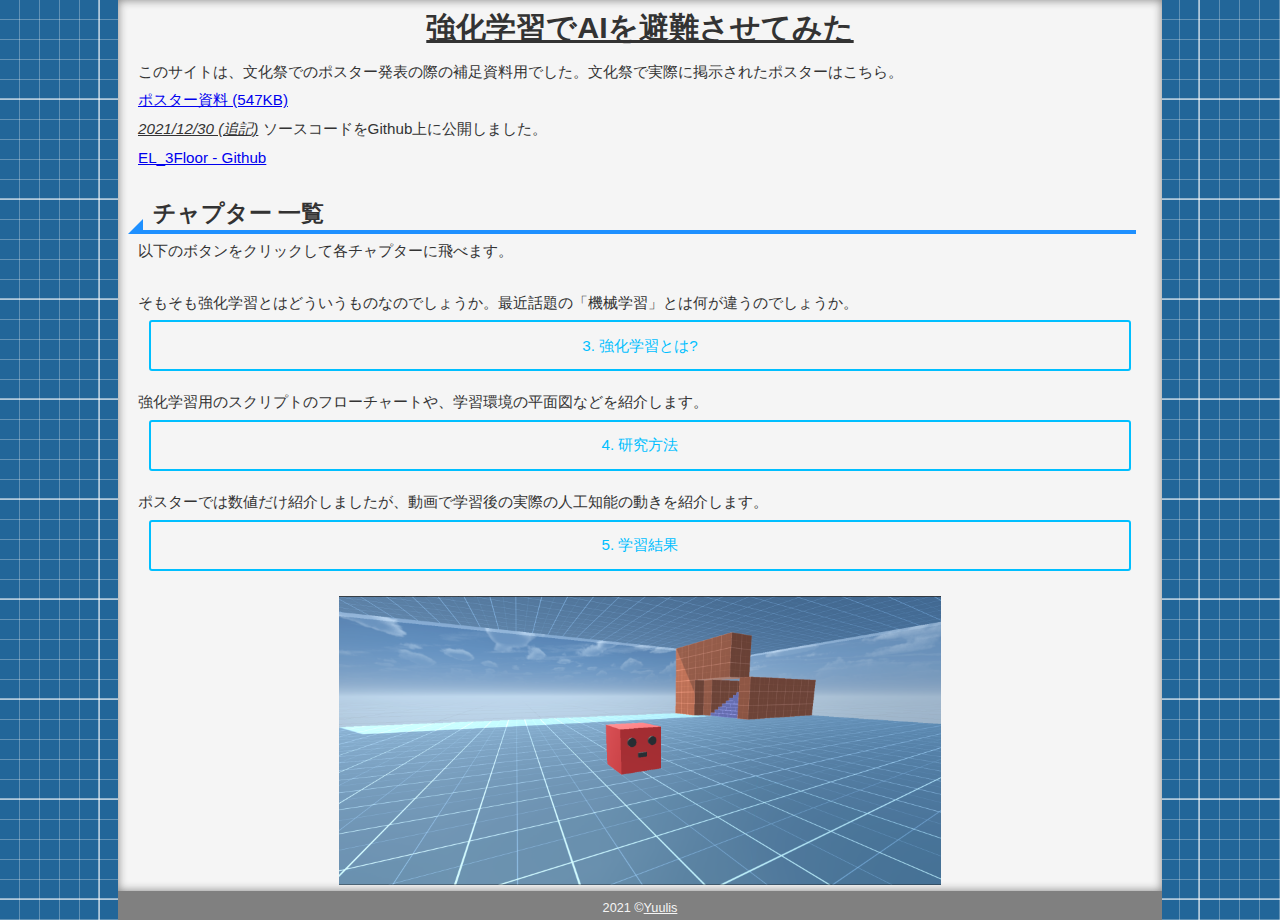
<file: index.html>
<!DOCTYPE html>
<html lang="ja">

<head>
    <meta charset="UTF-8">
    <meta http-equiv="X-UA-Compatible" content="IE=edge">
    <meta name="viewport" content="width=device-width, initial-scale=1.0">
    <link rel="shortcut icon" type="image/png" href="img/Yuulis_icon.png">
    <link rel="stylesheet" href="style.css">

    <!-- Global site tag (gtag.js) - Google Analytics -->
    <script async src="https://www.googletagmanager.com/gtag/js?id=G-ZM41JSMPWD"></script>
    <script>
        window.dataLayer = window.dataLayer || [];
        function gtag() { dataLayer.push(arguments); }
        gtag('js', new Date());

        gtag('config', 'G-ZM41JSMPWD');
    </script>

    <title>強化学習でAIを避難させてみた</title>
</head>

<body>
    <div class="pageback">
        <div class="pagebody">
            <h1><u>強化学習でAIを避難させてみた</u></h1>
            <p>このサイトは、文化祭でのポスター発表の際の補足資料用でした。文化祭で実際に掲示されたポスターはこちら。</p>
            <p><a href="poster.pdf" download="poster.pdf">ポスター資料 (547KB)</a></p>
            
            <p><i><u>2021/12/30 (追記)</u></i> ソースコードをGithub上に公開しました。</p>
            <p><a href="https://github.com/Yuulis/EL_3Floor" target="_blank" rel="noopener noreferrer">EL_3Floor - Github</a></p>

            <h2 class="heading">チャプター 一覧</h2>
            <p>以下のボタンをクリックして各チャプターに飛べます。</p>
            <br>
            
            <p>そもそも強化学習とはどういうものなのでしょうか。最近話題の「機械学習」とは何が違うのでしょうか。</p>
            <p class="btn"><a class="link_btn" href="chapter3.html">3. 強化学習とは?</a></p>

            <p>強化学習用のスクリプトのフローチャートや、学習環境の平面図などを紹介します。</p>
            <p class="btn"><a class="link_btn" href="chapter4.html">4. 研究方法</a></p>

            <p>ポスターでは数値だけ紹介しましたが、動画で学習後の実際の人工知能の動きを紹介します。</p>
            <p class="btn"><a class="link_btn" href="chapter5.html">5. 学習結果</a></p>

            <p><img src="img/footer.png" alt="フッター画像"></p>
        </div>

        <div class="footer">
            <p><small>2021 &copy;<a href="https://yuulis.github.io/Yuulis-Home/" target="_blank" rel="noopener noreferrer">Yuulis</a></small></p>
        </div>
    </div>
</body>

</html>
</file>
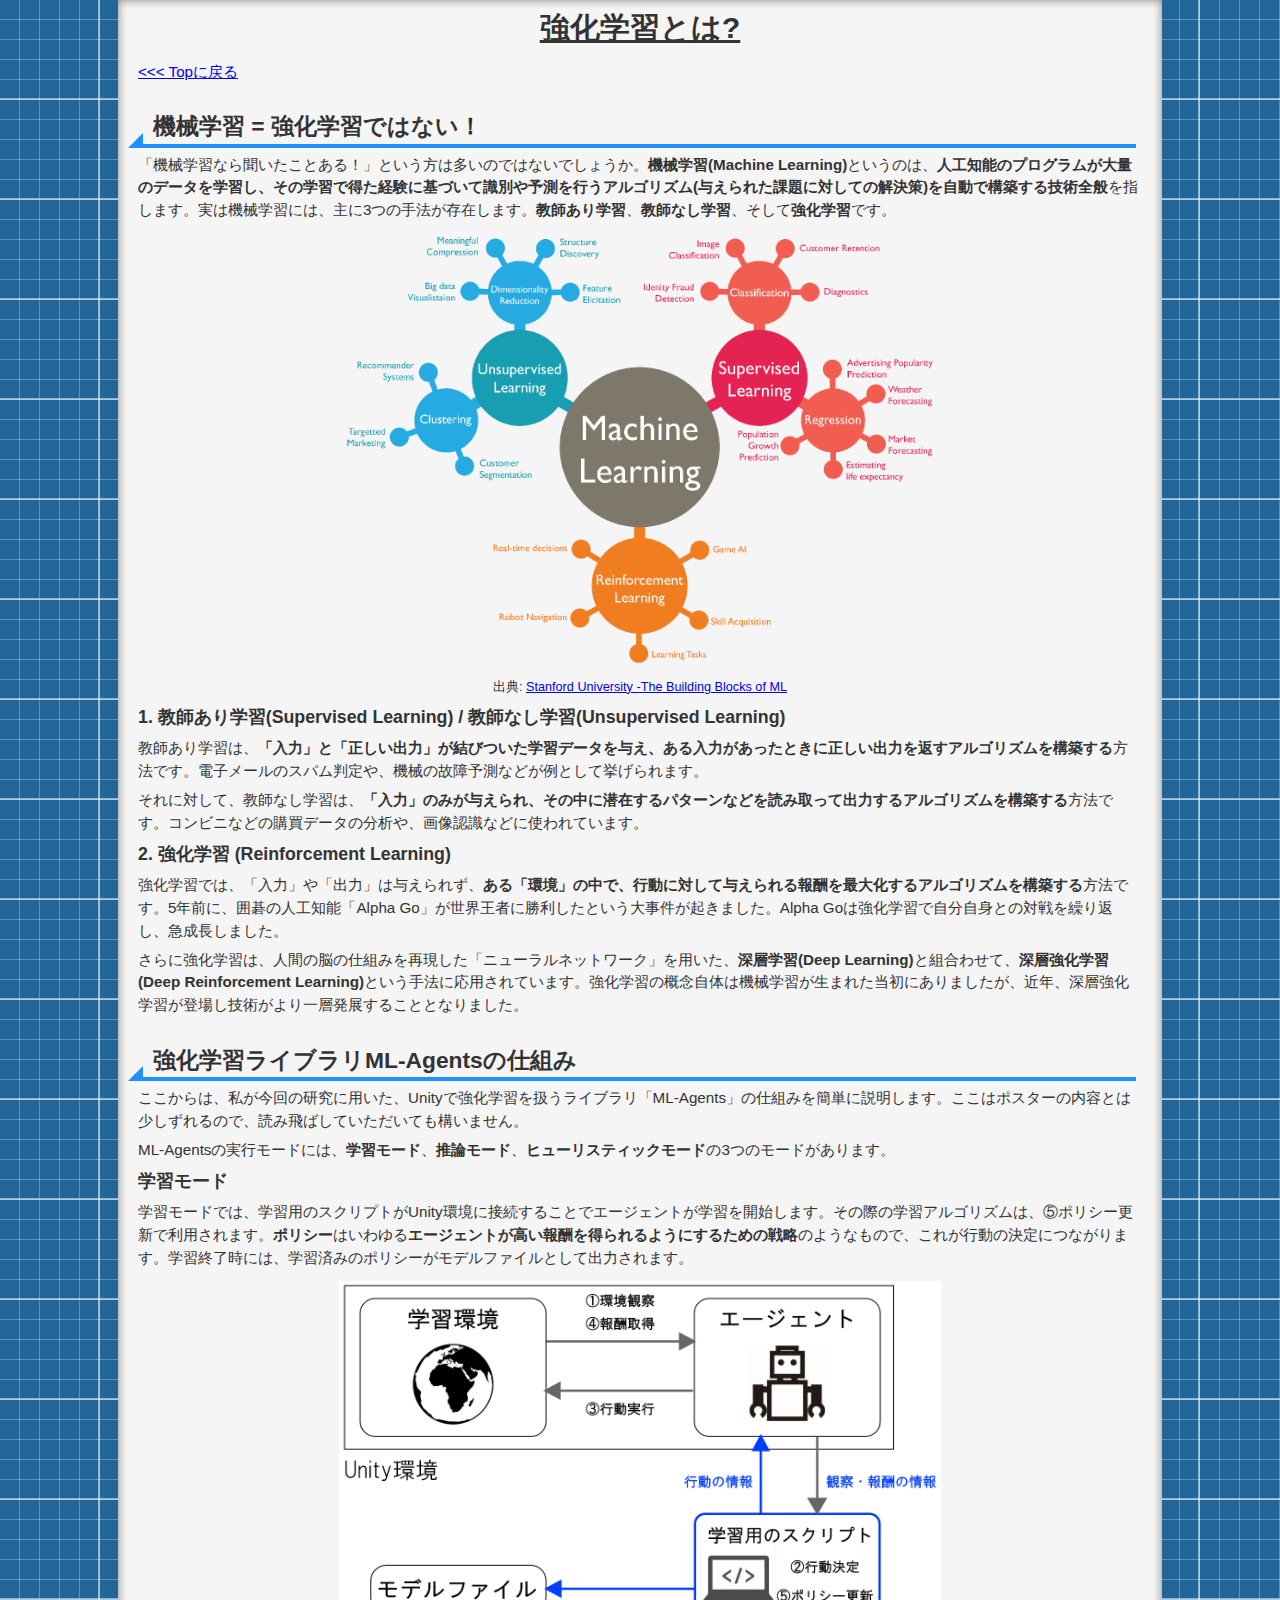
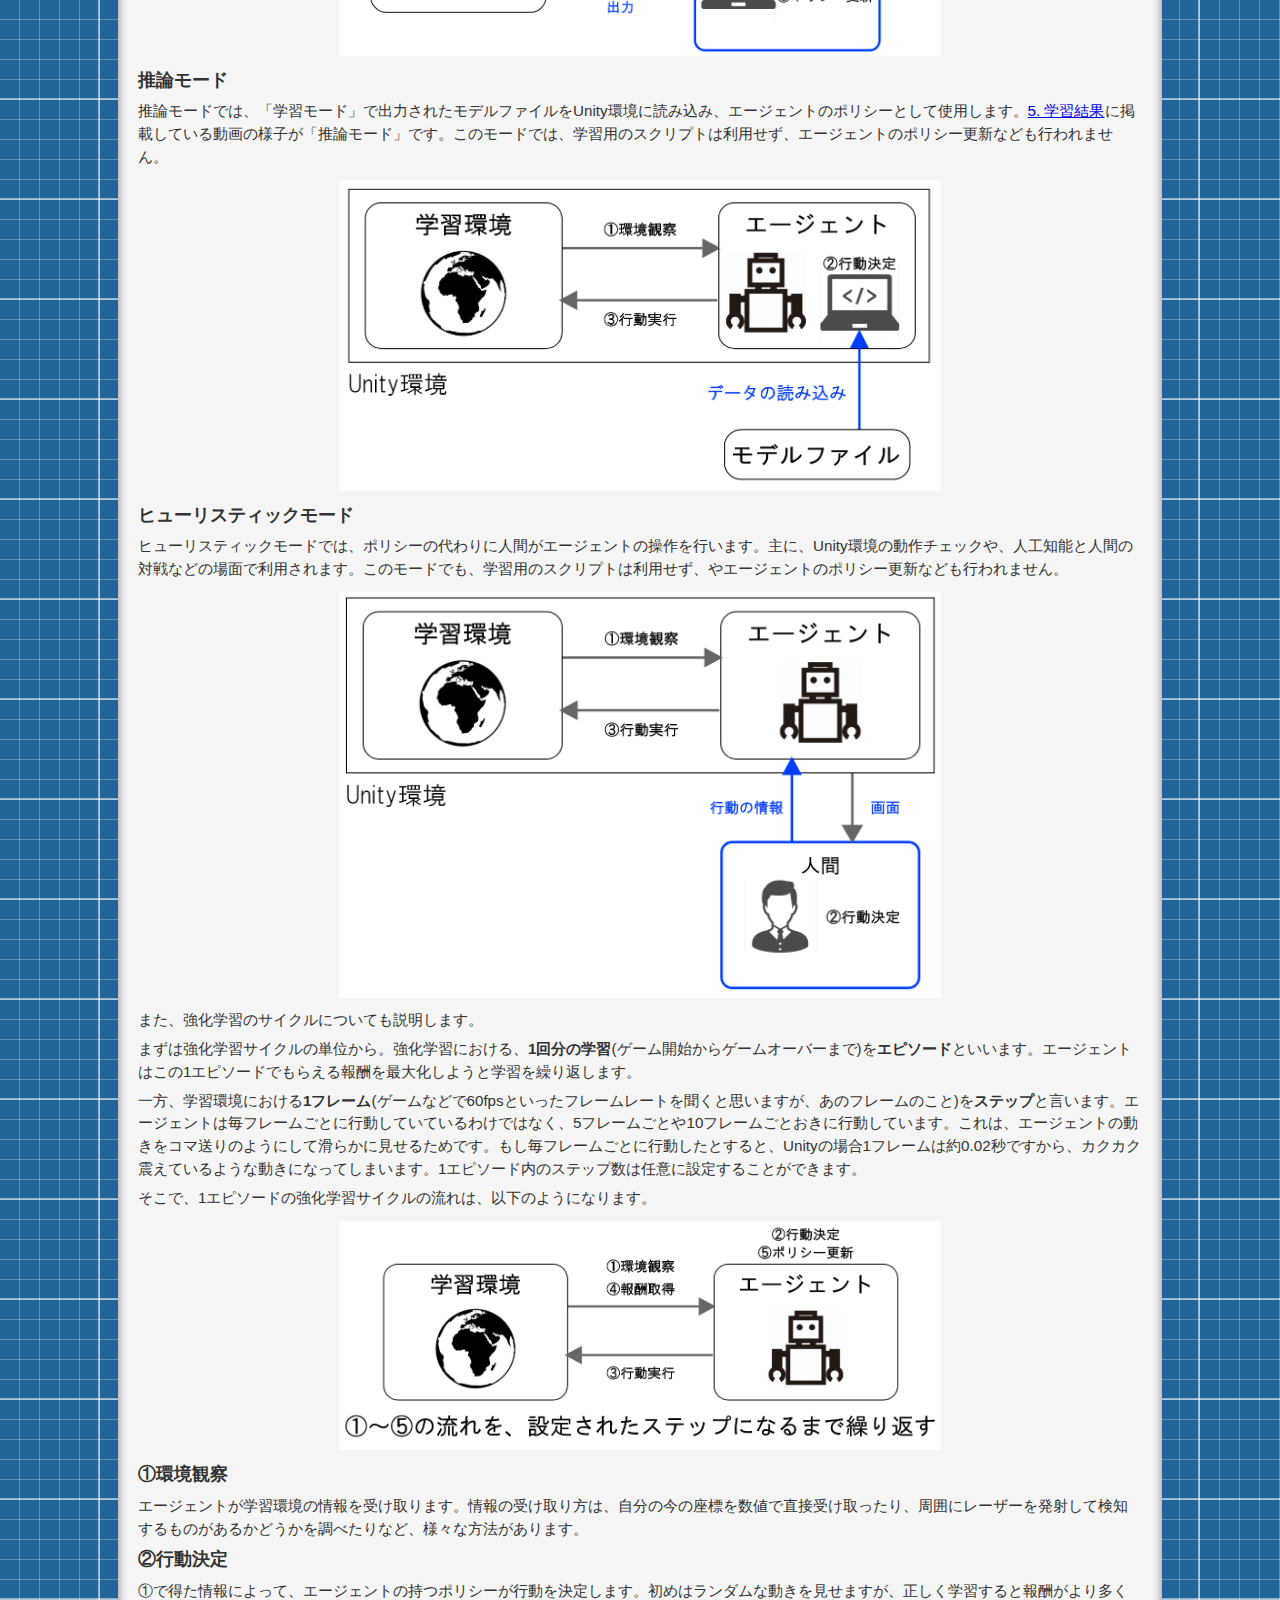
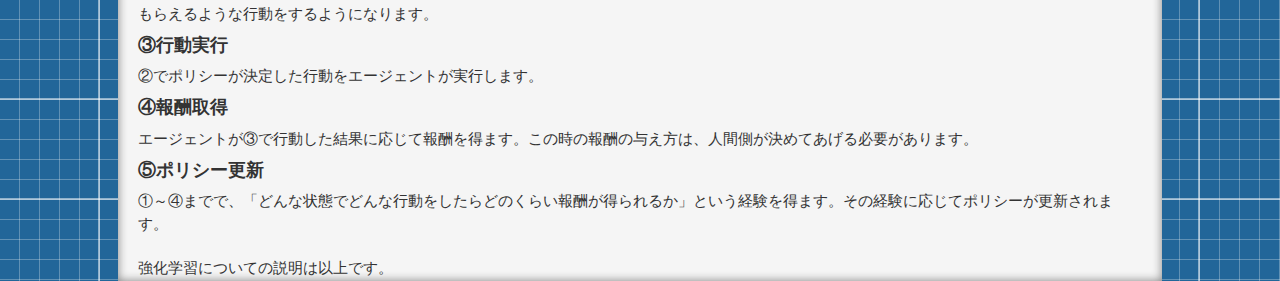
<file: chapter3.html>
<!DOCTYPE html>
<html lang="ja">

<head>
    <meta charset="UTF-8">
    <meta http-equiv="X-UA-Compatible" content="IE=edge">
    <meta name="viewport" content="width=device-width, initial-scale=1.0">
    <link rel="shortcut icon" type="image/png" href="img/Yuulis_icon.png">
    <link rel="stylesheet" href="style.css">

    <!-- Global site tag (gtag.js) - Google Analytics -->
    <script async src="https://www.googletagmanager.com/gtag/js?id=G-ZM41JSMPWD"></script>
    <script>
        window.dataLayer = window.dataLayer || [];
        function gtag() { dataLayer.push(arguments); }
        gtag('js', new Date());

        gtag('config', 'G-ZM41JSMPWD');
    </script>

    <title>3. 強化学習とは? | 強化学習でAIを避難させてみた</title>
</head>

<body>
    <div class="pageback">
        <div class="pagebody">
            <h1><u>強化学習とは?</u></h1>

            <p><a href="index.html">&lt;&lt;&lt; Topに戻る</a></p>

            <h2 class="heading">機械学習 = 強化学習ではない！</h2>

            <p>「機械学習なら聞いたことある！」という方は多いのではないでしょうか。<b>機械学習(Machine
                    Learning)</b>というのは、<b>人工知能のプログラムが大量のデータを学習し、その学習で得た経験に基づいて識別や予測を行うアルゴリズム(与えられた課題に対しての解決策)を自動で構築する技術全般</b>を指します。実は機械学習には、主に3つの手法が存在します。<b>教師あり学習</b>、<b>教師なし学習</b>、そして<b>強化学習</b>です。
            </p>
            <p><img src="img/MachineLearningDiagram.png" alt="機械学習のグループ分け"></p>
            <p class="centering"><small>出典: <a
                        href="https://mse238blog.stanford.edu/2017/07/choftun/the-building-blocks-of-machine-learning/">Stanford
                        University -The Building Blocks of ML</a></small></p>

            <h3>1. 教師あり学習(Supervised Learning) / 教師なし学習(Unsupervised Learning)</h3>
            <p>教師あり学習は、<b>「入力」と「正しい出力」が結びついた学習データを与え、ある入力があったときに正しい出力を返すアルゴリズムを構築する</b>方法です。電子メールのスパム判定や、機械の故障予測などが例として挙げられます。
            </p>
            <p>それに対して、教師なし学習は、<b>「入力」のみが与えられ、その中に潜在するパターンなどを読み取って出力するアルゴリズムを構築する</b>方法です。コンビニなどの購買データの分析や、画像認識などに使われています。
            </p>

            <h3>2. 強化学習 (Reinforcement Learning)</h3>
            <p>強化学習では、「入力」や「出力」は与えられず、<b>ある「環境」の中で、行動に対して与えられる報酬を最大化するアルゴリズムを構築する</b>方法です。5年前に、囲碁の人工知能「Alpha
                Go」が世界王者に勝利したという大事件が起きました。Alpha Goは強化学習で自分自身との対戦を繰り返し、急成長しました。</p>
            <p>さらに強化学習は、人間の脳の仕組みを再現した「ニューラルネットワーク」を用いた、<b>深層学習(Deep Learning)</b>と組合わせて、<b>深層強化学習(Deep Reinforcement
                    Learning)</b>という手法に応用されています。強化学習の概念自体は機械学習が生まれた当初にありましたが、近年、深層強化学習が登場し技術がより一層発展することとなりました。</p>

            <h2 class="heading">強化学習ライブラリML-Agentsの仕組み</h2>

            <p>ここからは、私が今回の研究に用いた、Unityで強化学習を扱うライブラリ「ML-Agents」の仕組みを簡単に説明します。ここはポスターの内容とは少しずれるので、読み飛ばしていただいても構いません。</p>
            <p>ML-Agentsの実行モードには、<b>学習モード</b>、<b>推論モード</b>、<b>ヒューリスティックモード</b>の3つのモードがあります。</p>

            <h3>学習モード</h3>
            <p>学習モードでは、学習用のスクリプトがUnity環境に接続することでエージェントが学習を開始します。その際の学習アルゴリズムは、⑤ポリシー更新で利用されます。<b>ポリシー</b>はいわゆる<b>エージェントが高い報酬を得られるようにするための戦略</b>のようなもので、これが行動の決定につながります。学習終了時には、学習済みのポリシーがモデルファイルとして出力されます。
            </p>
            <p><img src="img/mlagents_learning.png" alt="学習モード"></p>

            <h3>推論モード</h3>
            <p>推論モードでは、「学習モード」で出力されたモデルファイルをUnity環境に読み込み、エージェントのポリシーとして使用します。<a href="chapter5.html">5.
                    学習結果</a>に掲載している動画の様子が「推論モード」です。このモードでは、学習用のスクリプトは利用せず、エージェントのポリシー更新なども行われません。</p>
            <p><img src="img/mlagents_inference.png" alt="推論モード"></p>

            <h3>ヒューリスティックモード</h3>
            <p>ヒューリスティックモードでは、ポリシーの代わりに人間がエージェントの操作を行います。主に、Unity環境の動作チェックや、人工知能と人間の対戦などの場面で利用されます。このモードでも、学習用のスクリプトは利用せず、やエージェントのポリシー更新なども行われません。
            </p>
            <p><img src="img/mlagnets_heuristic.png" alt="ヒューリスティックモード"></p>

            <p>また、強化学習のサイクルについても説明します。</p>
            <p>まずは強化学習サイクルの単位から。強化学習における、<b>1回分の学習</b>(ゲーム開始からゲームオーバーまで)を<b>エピソード</b>といいます。エージェントはこの1エピソードでもらえる報酬を最大化しようと学習を繰り返します。
            </p>
            <p>一方、学習環境における<b>1フレーム</b>(ゲームなどで60fpsといったフレームレートを聞くと思いますが、あのフレームのこと)を<b>ステップ</b>と言います。エージェントは毎フレームごとに行動していているわけではなく、5フレームごとや10フレームごとおきに行動しています。これは、エージェントの動きをコマ送りのようにして滑らかに見せるためです。もし毎フレームごとに行動したとすると、Unityの場合1フレームは約0.02秒ですから、カクカク震えているような動きになってしまいます。1エピソード内のステップ数は任意に設定することができます。
            </p>

            <p>そこで、1エピソードの強化学習サイクルの流れは、以下のようになります。</p>
            <p><img src="img/mlagents_cycle.png" alt="強化学習のサイクル"></p>
            <h3>①環境観察</h3>
            <p>エージェントが学習環境の情報を受け取ります。情報の受け取り方は、自分の今の座標を数値で直接受け取ったり、周囲にレーザーを発射して検知するものがあるかどうかを調べたりなど、様々な方法があります。</p>
            <h3>②行動決定</h3>
            <p>①で得た情報によって、エージェントの持つポリシーが行動を決定します。初めはランダムな動きを見せますが、正しく学習すると報酬がより多くもらえるような行動をするようになります。</p>
            <h3>③行動実行</h3>
            <p>②でポリシーが決定した行動をエージェントが実行します。</p>
            <h3>④報酬取得</h3>
            <p>エージェントが③で行動した結果に応じて報酬を得ます。この時の報酬の与え方は、人間側が決めてあげる必要があります。</p>
            <h3>⑤ポリシー更新</h3>
            <p>①～④までで、「どんな状態でどんな行動をしたらどのくらい報酬が得られるか」という経験を得ます。その経験に応じてポリシーが更新されます。</p>

            <p class="footer">強化学習についての説明は以上です。</p>
        </div>
    </div>
</body>

</html>
</file>
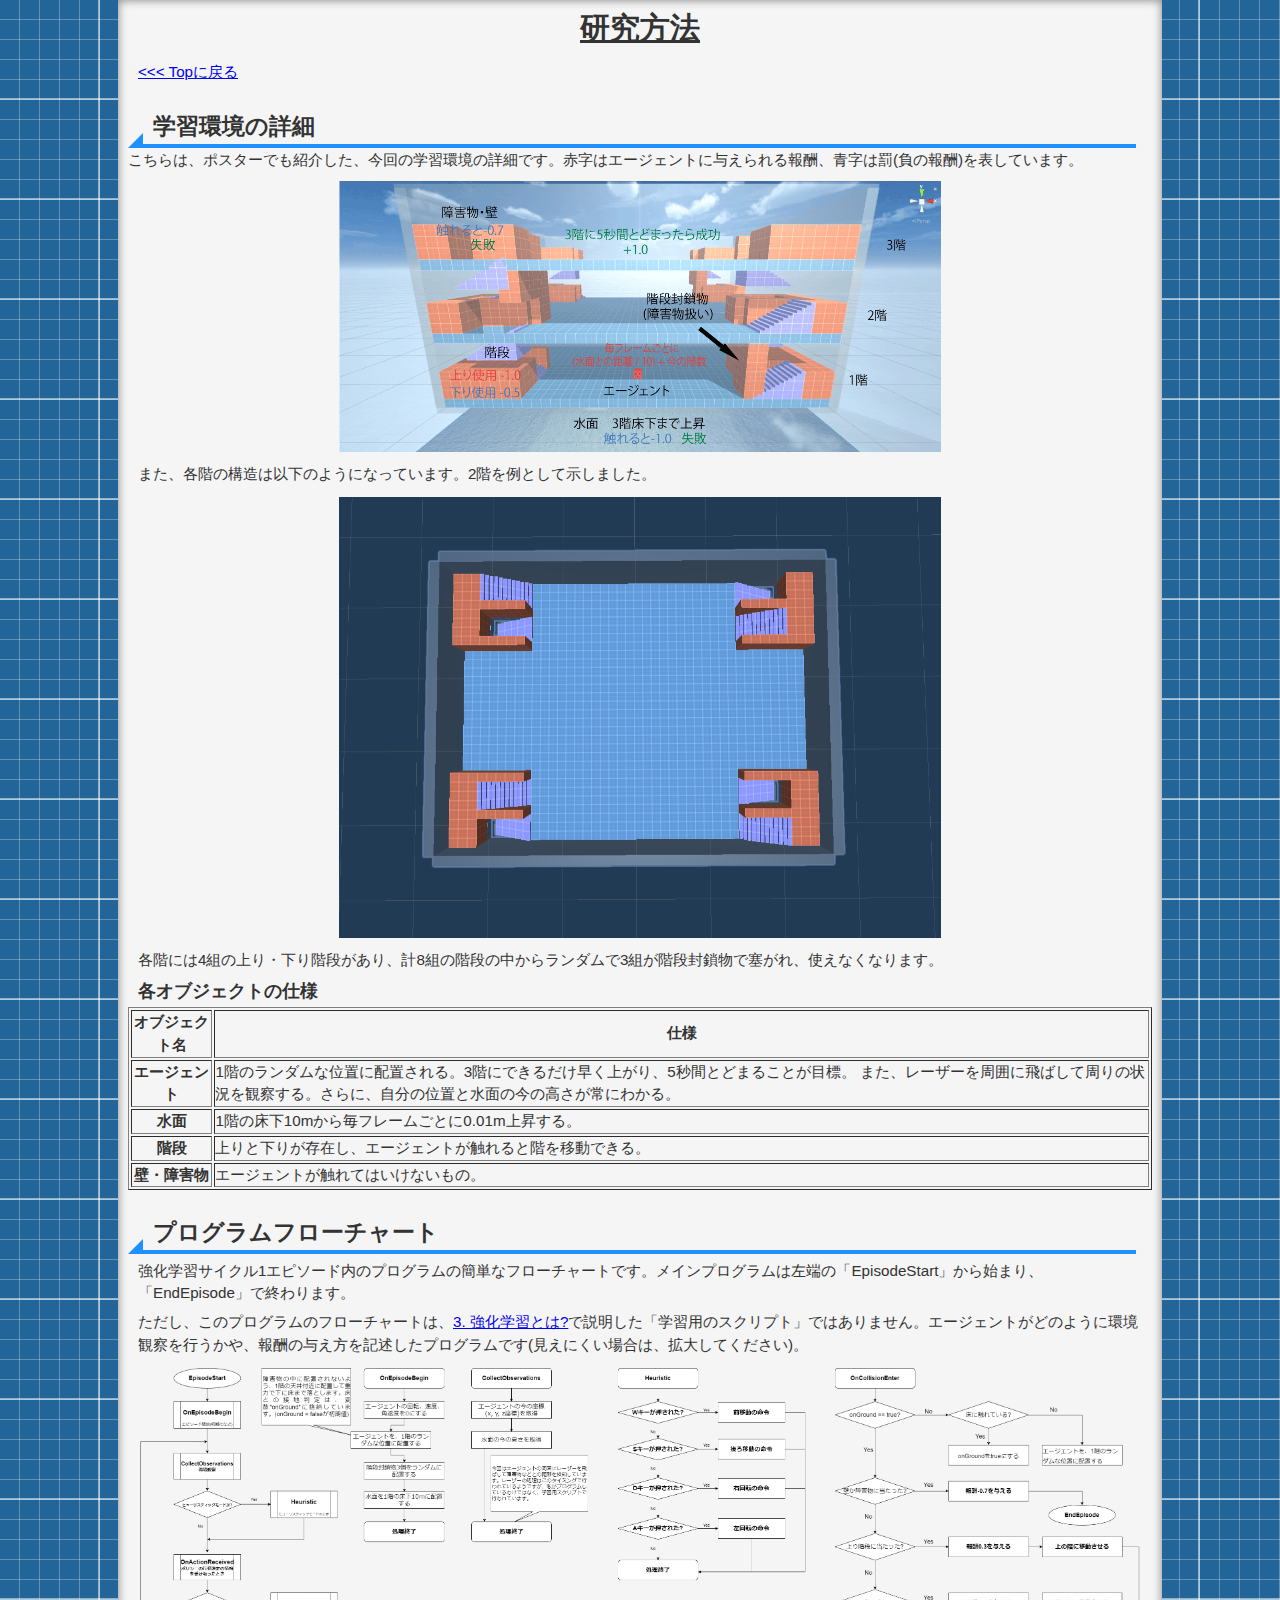
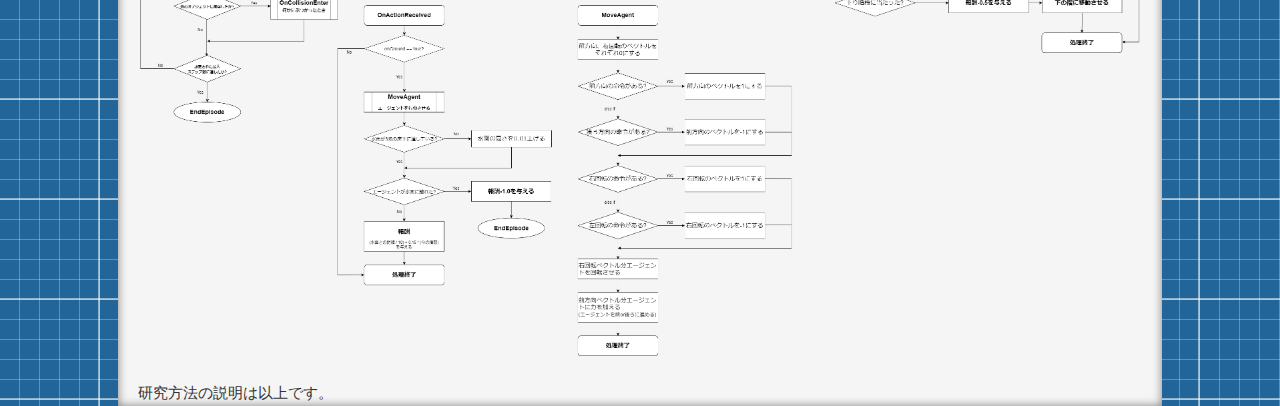
<file: chapter4.html>
<!DOCTYPE html>
<html lang="ja">

<head>
    <meta charset="UTF-8">
    <meta http-equiv="X-UA-Compatible" content="IE=edge">
    <meta name="viewport" content="width=device-width, initial-scale=1.0">
    <link rel="shortcut icon" type="image/png" href="img/Yuulis_icon.png">
    <link rel="stylesheet" href="style.css">

    <!-- Global site tag (gtag.js) - Google Analytics -->
    <script async src="https://www.googletagmanager.com/gtag/js?id=G-ZM41JSMPWD"></script>
    <script>
        window.dataLayer = window.dataLayer || [];
        function gtag() { dataLayer.push(arguments); }
        gtag('js', new Date());

        gtag('config', 'G-ZM41JSMPWD');
    </script>

    <title>4. 研究方法 | 強化学習でAIを避難させてみた</title>
</head>

<body>
    <div class="pageback">
        <div class="pagebody">
            <h1><u>研究方法</u></h1>
            <p><a href="index.html">&lt;&lt;&lt; Topに戻る</a></p>

            <h2 class="heading">学習環境の詳細</h2>

            こちらは、ポスターでも紹介した、今回の学習環境の詳細です。赤字はエージェントに与えられる報酬、青字は罰(負の報酬)を表しています。
            <p><img src="img/LearningEnvironment.gif" alt="学習環境の詳細"></p>
            <p>また、各階の構造は以下のようになっています。2階を例として示しました。</p>
            <p><img src="img/LearningEnvironment2F.png" alt="学習環境-2階"></p>
            <p>各階には4組の上り・下り階段があり、計8組の階段の中からランダムで3組が階段封鎖物で塞がれ、使えなくなります。</p>

            <h3>各オブジェクトの仕様</h3>
            <table border="1">
                <tr>
                    <th>オブジェクト名</th>
                    <th>仕様</th>
                </tr>
                <tr>
                    <th>エージェント</th>
                    <td>
                        1階のランダムな位置に配置される。3階にできるだけ早く上がり、5秒間とどまることが目標。
                        また、レーザーを周囲に飛ばして周りの状況を観察する。さらに、自分の位置と水面の今の高さが常にわかる。
                    </td>
                </tr>
                <tr>
                    <th>水面</th>
                    <td>1階の床下10mから毎フレームごとに0.01m上昇する。</td>
                </tr>
                <tr>
                    <th>階段</th>
                    <td>上りと下りが存在し、エージェントが触れると階を移動できる。</td>
                </tr>
                <tr>
                    <th>壁・障害物</th>
                    <td>エージェントが触れてはいけないもの。</td>
                </tr>
            </table>

            <h2 class="heading">プログラムフローチャート</h2>
            <p>強化学習サイクル1エピソード内のプログラムの簡単なフローチャートです。メインプログラムは左端の「EpisodeStart」から始まり、「EndEpisode」で終わります。</p>
            <p>ただし、このプログラムのフローチャートは、<a href="chapter3.html">3.
                    強化学習とは?</a>で説明した「学習用のスクリプト」ではありません。エージェントがどのように環境観察を行うかや、報酬の与え方を記述したプログラムです(見えにくい場合は、拡大してください)。</p>
            <p><img class="flowchart" src="img/flowchart.png" alt="フローチャート"></p>

            <p class="footer">研究方法の説明は以上です。</p>
        </div>
    </div>
</body>

</html>
</file>
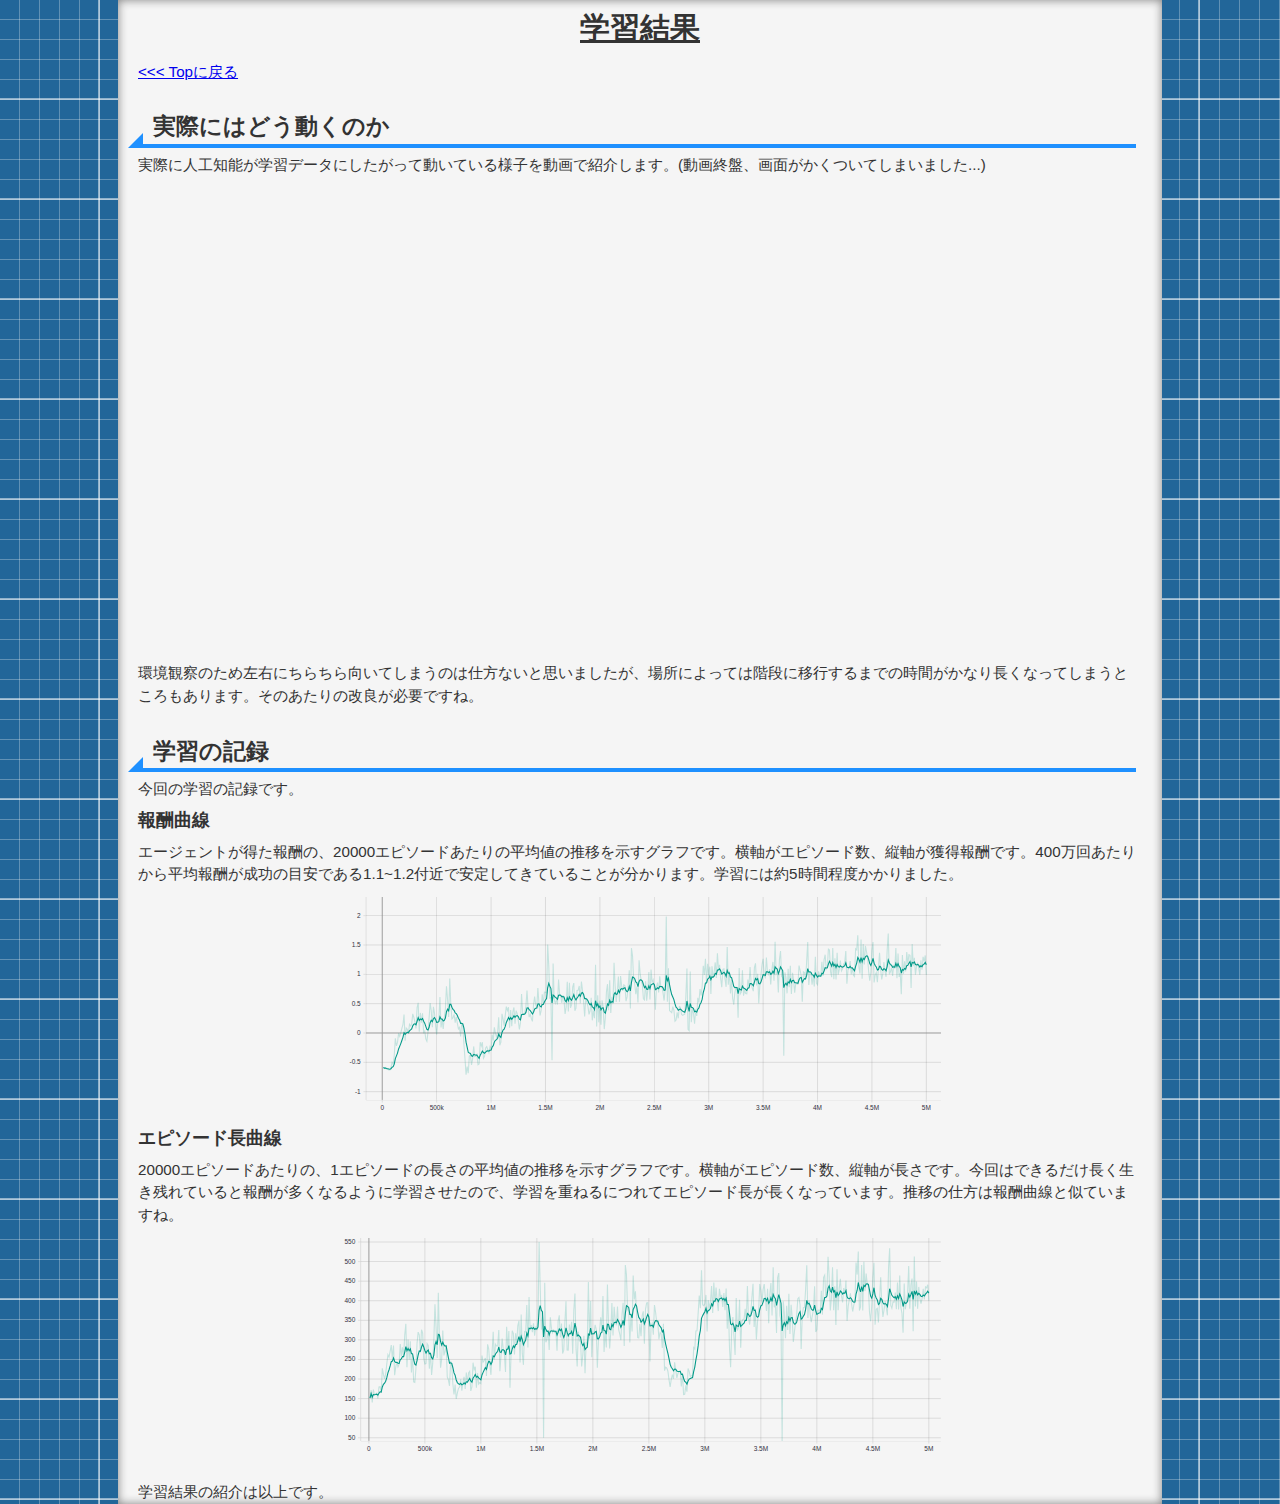
<file: chapter5.html>
<!DOCTYPE html>
<html lang="ja">

<head>
    <meta charset="UTF-8">
    <meta http-equiv="X-UA-Compatible" content="IE=edge">
    <meta name="viewport" content="width=device-width, initial-scale=1.0">
    <link rel="shortcut icon" type="image/png" href="img/Yuulis_icon.png">
    <link rel="stylesheet" href="style.css">

    <!-- Global site tag (gtag.js) - Google Analytics -->
    <script async src="https://www.googletagmanager.com/gtag/js?id=G-ZM41JSMPWD"></script>
    <script>
        window.dataLayer = window.dataLayer || [];
        function gtag() { dataLayer.push(arguments); }
        gtag('js', new Date());

        gtag('config', 'G-ZM41JSMPWD');
    </script>

    <title>5. 学習結果 | 強化学習でAIを避難させてみた</title>
</head>

<body>
    <div class="pageback">
        <div class="pagebody">
            <h1><u>学習結果</u></h1>

            <p><a href="index.html">&lt;&lt;&lt; Topに戻る</a>
            </p>

            <h2 class="heading">実際にはどう動くのか</h2>

            <p>実際に人工知能が学習データにしたがって動いている様子を動画で紹介します。(動画終盤、画面がかくついてしまいました...)</p>
            <iframe class="centering" width="720" height="480" src="https://www.youtube.com/embed/XVN1bZe-0pQ"
                title="YouTube video player" frameborder="0"
                allow="accelerometer; autoplay; clipboard-write; encrypted-media; gyroscope; picture-in-picture"
                allowfullscreen></iframe>
            <p>環境観察のため左右にちらちら向いてしまうのは仕方ないと思いましたが、場所によっては階段に移行するまでの時間がかなり長くなってしまうところもあります。そのあたりの改良が必要ですね。</p>

            <h2 class="heading">学習の記録</h2>
            <p>今回の学習の記録です。</p>

            <h3>報酬曲線</h3>
            <p>エージェントが得た報酬の、20000エピソードあたりの平均値の推移を示すグラフです。横軸がエピソード数、縦軸が獲得報酬です。400万回あたりから平均報酬が成功の目安である1.1~1.2付近で安定してきていることが分かります。学習には約5時間程度かかりました。
            </p>
            <p><img src="img/Environment_Cumulative Reward.svg" alt="報酬曲線"></p>

            <h3>エピソード長曲線</h3>
            <p>20000エピソードあたりの、1エピソードの長さの平均値の推移を示すグラフです。横軸がエピソード数、縦軸が長さです。今回はできるだけ長く生き残れていると報酬が多くなるように学習させたので、学習を重ねるにつれてエピソード長が長くなっています。推移の仕方は報酬曲線と似ていますね。
            </p>
            <p><img src="img/Environment_Episode Length.svg" alt="エピソード長曲線"></p>

            <p class="footer">学習結果の紹介は以上です。</p>
        </div>
    </div>
</body>

</html>
</file>
<file: style.css>
@charset "utf-8";

* {
    margin: 0;
    padding: 0;
}

body {
    font-family: 'Lato', 'Noto Sans JP', 'ヒラギノ角ゴ ProN', 'Hiragino Kaku Gothic ProN', 'メイリオ', Meiryo, 'ＭＳ Ｐゴシック', 'MS PGothic', sans-serif;
    font-size: 95%;
    line-height: 1.5;
    color: #333333;
}

.pageback {
    background-color: #269;
    background-image:
    linear-gradient(rgba(255,255,255,.5) 2px, transparent 2px),
    linear-gradient(90deg, rgba(255,255,255,.5) 2px, transparent 2px),
    linear-gradient(rgba(255,255,255,.28) 1px, transparent 1px),
    linear-gradient(90deg, rgba(255,255,255,.28) 1px, transparent 1px);
    background-size: 100px 100px, 100px 100px, 20px 20px, 20px 20px;
    background-position: -2px -2px, -2px -2px, -1px -1px, -1px -1px;
}

.pagebody {
    width: 80%;
    margin: 0 auto;
    padding: 0px 10px;
    background-color: #f5f5f5;
    box-shadow: 0 0 10px gray inset;
}

div.footer {
	width: 80%;
	padding: 0px 10px;
	margin: 0 auto;
	background-color: #808080;
}
div.footer p {
	text-align: center;
	color: #f5f5f5;
}
div.footer a {
	color: #f5f5f5;
}

a.link_btn {
	display: block;
	width: 95%;
	padding: 0.8em;
	text-align: center;
	text-decoration: none;
	color: #00bfff;
	border: 2px solid #00bfff;
	border-radius: 3px;
	transition: .4s;
	margin: 0 auto
}
a.link_btn:hover {
	background: #00bfff;
	color: #fff;
}

p.btn {
	padding-bottom: 15px;
}

.heading {
	position: relative;
	padding-top: 25px;
	padding-left: 25px;
	margin-bottom: 5px;
}
.heading:before {
	position: absolute;
	content: '';
	bottom: -4px;
	left: 0;
	width: 0;
	height: 0;
	border: none;
	border-left: solid 15px transparent;
	border-bottom: solid 15px #1e90ff;
}
.heading:after {
	position: absolute;
	content: '';
	bottom: -4px;
	left: 10px;
	width: 97.5%;
	border-bottom: solid 4px #1e90ff;
}

p {
	padding-top: 5px;
	padding-bottom: 1px;
	margin: 0px 10px;
}
p.centering {
	text-align: center;
}
p.footer {
	padding-top: 20px;
}

h1 {
    text-align: center;
    padding: 5px;
}

h3 {
	padding-top: 5px;
	padding-bottom: 2px;
	margin: 0px 10px;
}

small {
	margin: 0px 10px;
}

img {
	width: 60%;
	border: 0;
	margin: 5px auto;
	display: block;
}
img.flowchart {
	width: 100%;
}

iframe.centering {
	display: block;
	margin: 0 auto;
}

@media only screen and (max-width: 599px) {
div.pagebody {
	width: 90%;
}

div.footer {
	width: 90%;
}

a.link_btn {
	width: 90%;
}

iframe.centering {
	width: 70%;
}
}
</file>
